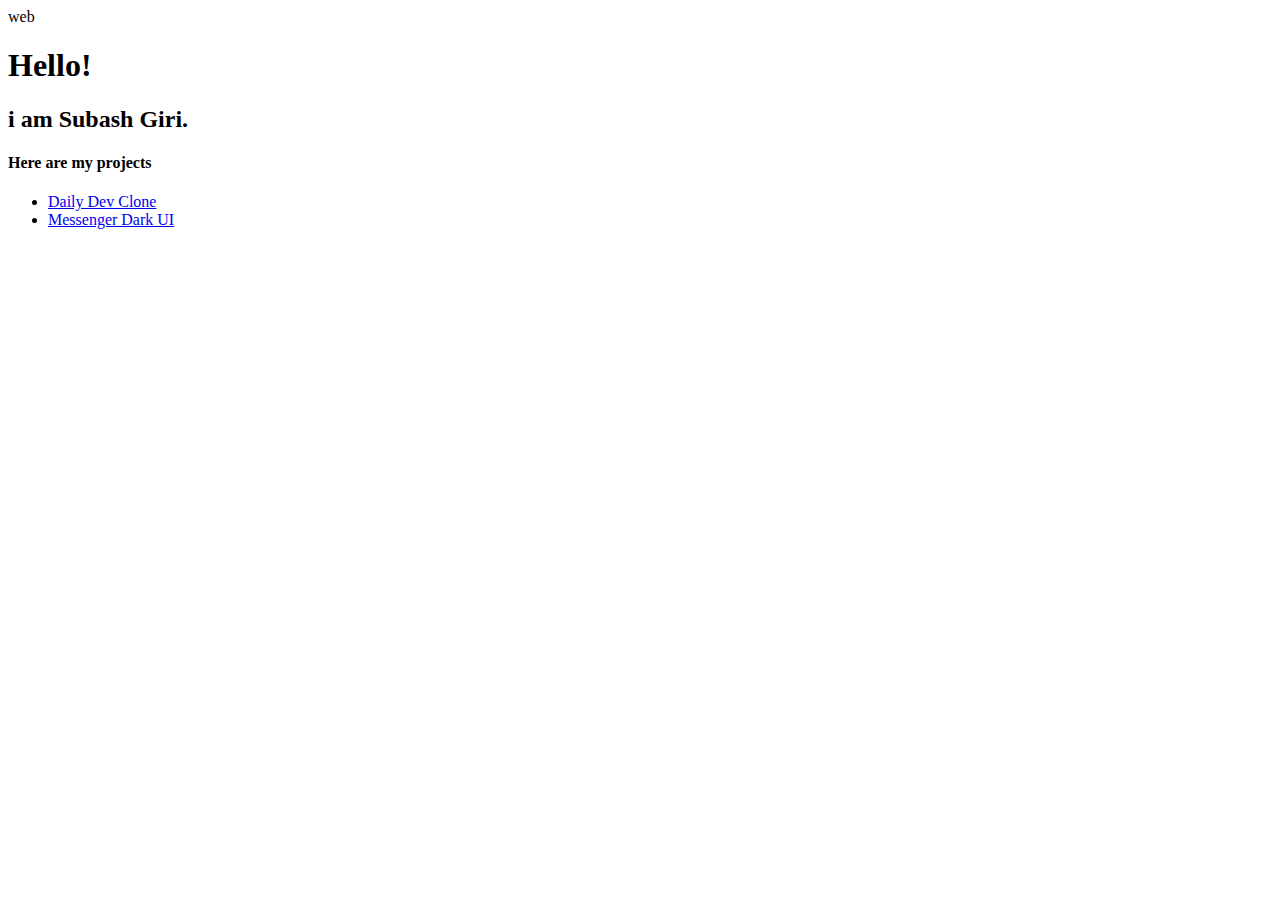
<file: index.html>
<html>
  <body>
    web <!DOCTYPE html>
    <html lang="en">
    <head>
      <meta charset="UTF-8">
      <meta http-equiv="X-UA-Compatible" content="IE=edge">
      <meta name="viewport" content="width=device-width, initial-scale=1.0">
      <title>Works</title>
    </head>
    <body>
      <h1>Hello!</h1>
      <h2>i am Subash Giri.</h2>
      <h4>Here are my projects</h4>
      <ul>
        <li>
          <a href="./projects/dailyDev-clone/index.html">Daily Dev Clone</a>
        </li>
        <li>
          <a href="./projects/messenger-dark/index.html">Messenger Dark UI</a>
        </li>
      </ul>
    </body>
    </html>
  </body>
</html>
</file>
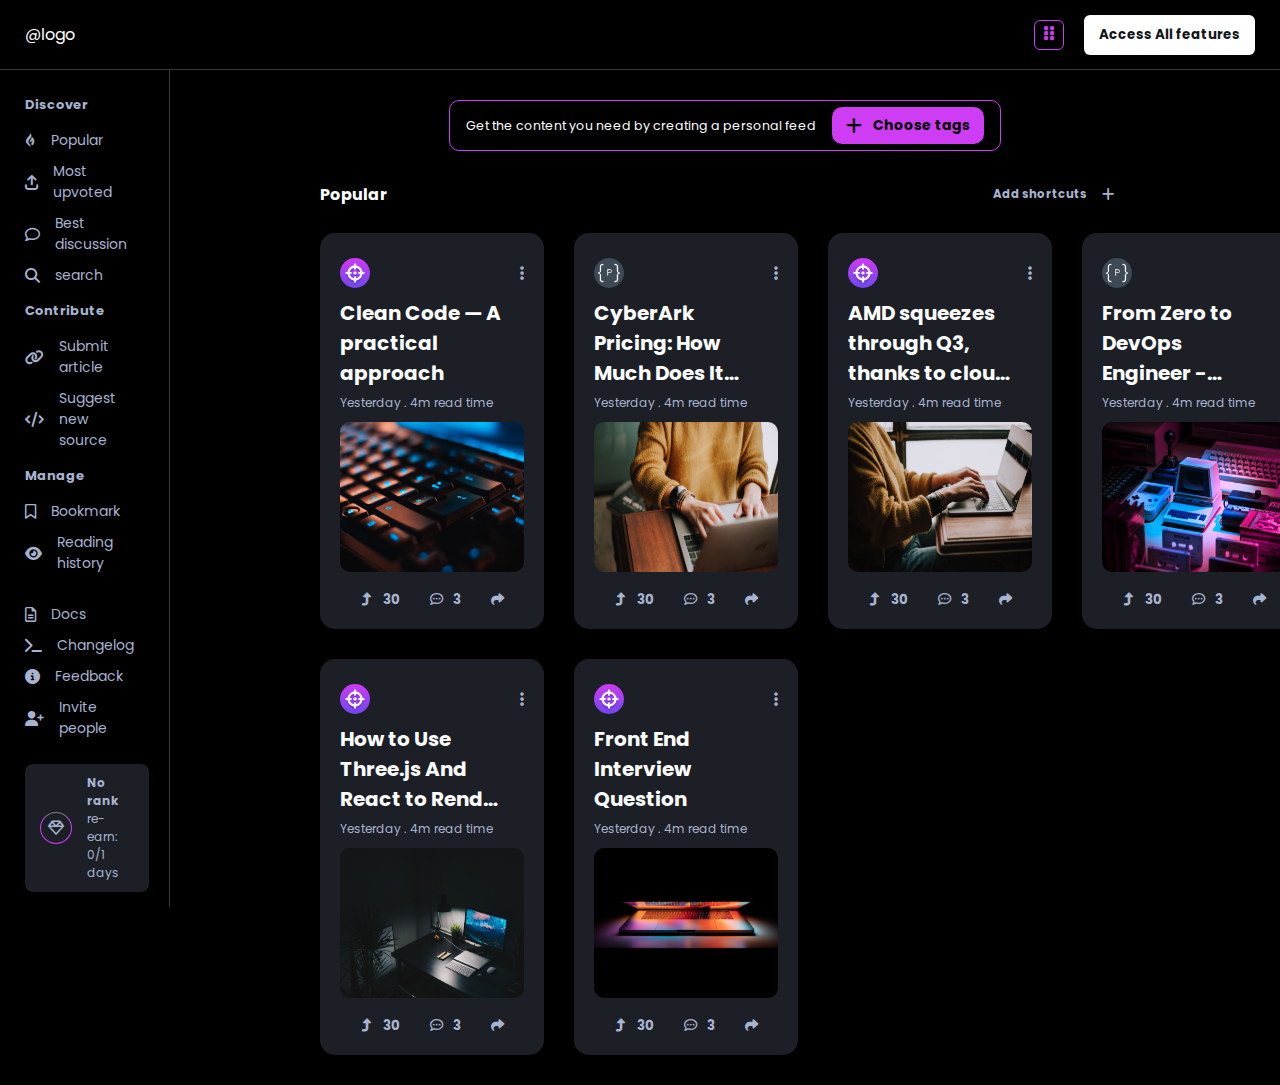
<file: dailyDev-clone/index.html>
<!DOCTYPE html>
<html lang="en">
  <head>
    <meta charset="UTF-8" />
    <meta http-equiv="X-UA-Compatible" content="IE=edge" />
    <meta name="viewport" content="width=device-width, initial-scale=1.0" />
    <title>Daily Dev</title>
    <link rel="stylesheet" href="./css/style.css" />
    <link
      rel="stylesheet"
      href="https://cdnjs.cloudflare.com/ajax/libs/font-awesome/6.2.0/css/all.min.css"
    />
  </head>
  <body>
    <header>
        <span>@logo</span>
        <div>
            <button class="outline">
                <i class="fa-solid fa-grip-vertical"></i>
            </button>
            <button class="contained">Access All features</button>
        </div>
    </header>
    <main>
      <aside>
        <ul>
            <h6>Discover</h6>
            <li><i class="fa-brands fa-gripfire"></i> <p>Popular</p></li>
            <li><i class="fa-solid fa-arrow-up-from-bracket"></i> <p>Most upvoted</p></li>
            <li><i class="fa-regular fa-comment"></i> <p>Best discussion</p></li>
            <li><i class="fa-solid fa-magnifying-glass"></i> <p>search</p></li>

            <h6>Contribute</h6>
            <li><i class="fa-solid fa-link"></i> <p>Submit article</p></li>
            <li><i class="fa-solid fa-code"></i> <p>Suggest new source</p></li>

            <h6>Manage</h6>
            <li><i class="fa-regular fa-bookmark"></i> <p>Bookmark</p></li>
            <li><i class="fa-solid fa-eye"></i> <p>Reading history</p></li>
        </ul>

        <ul>
            <li><i class="fa-regular fa-file-lines"></i> <p>Docs</p></li>
            <li><i class="fa-solid fa-terminal"></i> <p>Changelog</p></li>
            <li><i class="fa-solid fa-circle-info"></i> <p>Feedback</p></li>
            <li><i class="fa-solid fa-user-plus"></i> <p>Invite people</p></li>

            <button class="outline">
                <i class="fa-regular fa-gem"></i>
                <div>
                    <h4>No rank</h4>
                    <span>re-earn: 0/1 days</span>
                </div>
            </button>
        </ul>
      </aside>
      <section>
        <div class="top">
          <div>
            <p>Get the content you need by creating a personal feed</p>
            <button>
              <i class="fa-solid fa-plus"></i>
              <h6>Choose tags</h6>
            </button>
          </div>
        </div>

        <div class="header">
          <h4>Popular</h4>
          <button>
            <h5>Add shortcuts</h5>
            <i class="fa-solid fa-plus"></i>
          </button>
        </div>

        <div class="grid-wrapper">

          <div class="grid-item">
            <div class="top">
              <figure class="logo">
                <img src="./assets/community.webp" alt="">
              </figure>
              <i class="fa-solid fa-ellipsis-vertical"></i>
            </div>
            <h2 class="grid-title">Clean Code — A practical approach</h2>
            <span class="desc">Yesterday . 4m read time</span>
            <figure class="bgImg">
              <img src="./assets/bg/christian-wiediger-WkfDrhxDMC8-unsplash.jpg" alt="background img">
            </figure>
            <div class="grid-action">
              <button>
                <i class="fa-solid fa-turn-up"></i>
                <p>30</p>
              </button>
              <button>
                <i class="fa-regular fa-comment-dots"></i>
                <p>3</p>
              </button>
              <button>
                <i class="fa-solid fa-share"></i>
                <p></p>
              </button>
            </div>
          </div>

          <div class="grid-item">
            <div class="top">
              <figure class="logo">
                <img src="./assets/pointer.webp" alt="">
              </figure>
              <i class="fa-solid fa-ellipsis-vertical"></i>
            </div>
            <h2 class="grid-title">CyberArk Pricing: How Much Does It Cost and Is It Worth It?</h2>
            <span class="desc">Yesterday . 4m read time</span>
            <figure class="bgImg">
              <img src="./assets/bg/christin-hume-Hcfwew744z4-unsplash.jpg" alt="background img">
            </figure>
            <div class="grid-action">
              <button>
                <i class="fa-solid fa-turn-up"></i>
                <p>30</p>
              </button>
              <button>
                <i class="fa-regular fa-comment-dots"></i>
                <p>3</p>
              </button>
              <button>
                <i class="fa-solid fa-share"></i>
                <p></p>
              </button>
            </div>
          </div>

          <div class="grid-item">
            <div class="top">
              <figure class="logo">
                <img src="./assets/community.webp" alt="">
              </figure>
              <i class="fa-solid fa-ellipsis-vertical"></i>
            </div>
            <h2 class="grid-title">AMD squeezes through Q3, thanks to cloud and gaming</h2>
            <span class="desc">Yesterday . 4m read time</span>
            <figure class="bgImg">
              <img src="./assets/bg/christin-hume-mfB1B1s4sMc-unsplash.jpg" alt="background img">
            </figure>
            <div class="grid-action">
              <button>
                <i class="fa-solid fa-turn-up"></i>
                <p>30</p>
              </button>
              <button>
                <i class="fa-regular fa-comment-dots"></i>
                <p>3</p>
              </button>
              <button>
                <i class="fa-solid fa-share"></i>
                <p></p>
              </button>
            </div>
          </div>

          <div class="grid-item">
            <div class="top">
              <figure class="logo">
                <img src="./assets/pointer.webp" alt="">
              </figure>
              <i class="fa-solid fa-ellipsis-vertical"></i>
            </div>
            <h2 class="grid-title">From Zero to DevOps Engineer - DevOps Roadmap for YOUR specific background 🔥</h2>
            <span class="desc">Yesterday . 4m read time</span>
            <figure class="bgImg">
              <img src="./assets/bg/lorenzo-herrera-p0j-mE6mGo4-unsplash.jpg" alt="background img">
            </figure>
            <div class="grid-action">
              <button>
                <i class="fa-solid fa-turn-up"></i>
                <p>30</p>
              </button>
              <button>
                <i class="fa-regular fa-comment-dots"></i>
                <p>3</p>
              </button>
              <button>
                <i class="fa-solid fa-share"></i>
                <p></p>
              </button>
            </div>
          </div>

          <div class="grid-item">
            <div class="top">
              <figure class="logo">
                <img src="./assets/community.webp" alt="">
              </figure>
              <i class="fa-solid fa-ellipsis-vertical"></i>
            </div>
            <h2 class="grid-title">How to Use Three.js And React to Render a 3D Model of Your Self</h2>
            <span class="desc">Yesterday . 4m read time</span>
            <figure class="bgImg">
              <img src="./assets/bg/nikita-kachanovsky-OVbeSXRk_9E-unsplash.jpg" alt="background img">
            </figure>
            <div class="grid-action">
              <button>
                <i class="fa-solid fa-turn-up"></i>
                <p>30</p>
              </button>
              <button>
                <i class="fa-regular fa-comment-dots"></i>
                <p>3</p>
              </button>
              <button>
                <i class="fa-solid fa-share"></i>
                <p></p>
              </button>
            </div>
          </div>

          <div class="grid-item">
            <div class="top">
              <figure class="logo">
                <img src="./assets/community.webp" alt="">
              </figure>
              <i class="fa-solid fa-ellipsis-vertical"></i>
            </div>
            <h2 class="grid-title">Front End Interview Question</h2>
            <span class="desc">Yesterday . 4m read time</span>
            <figure class="bgImg">
              <img src="./assets/bg/tianyi-ma-WiONHd_zYI4-unsplash.jpg" alt="background img">
            </figure>
            <div class="grid-action">
              <button>
                <i class="fa-solid fa-turn-up"></i>
                <p>30</p>
              </button>
              <button>
                <i class="fa-regular fa-comment-dots"></i>
                <p>3</p>
              </button>
              <button>
                <i class="fa-solid fa-share"></i>
                <p></p>
              </button>
            </div>
          </div>
        </div>
    </section>
    </main>
  </body>
</html>
</file>
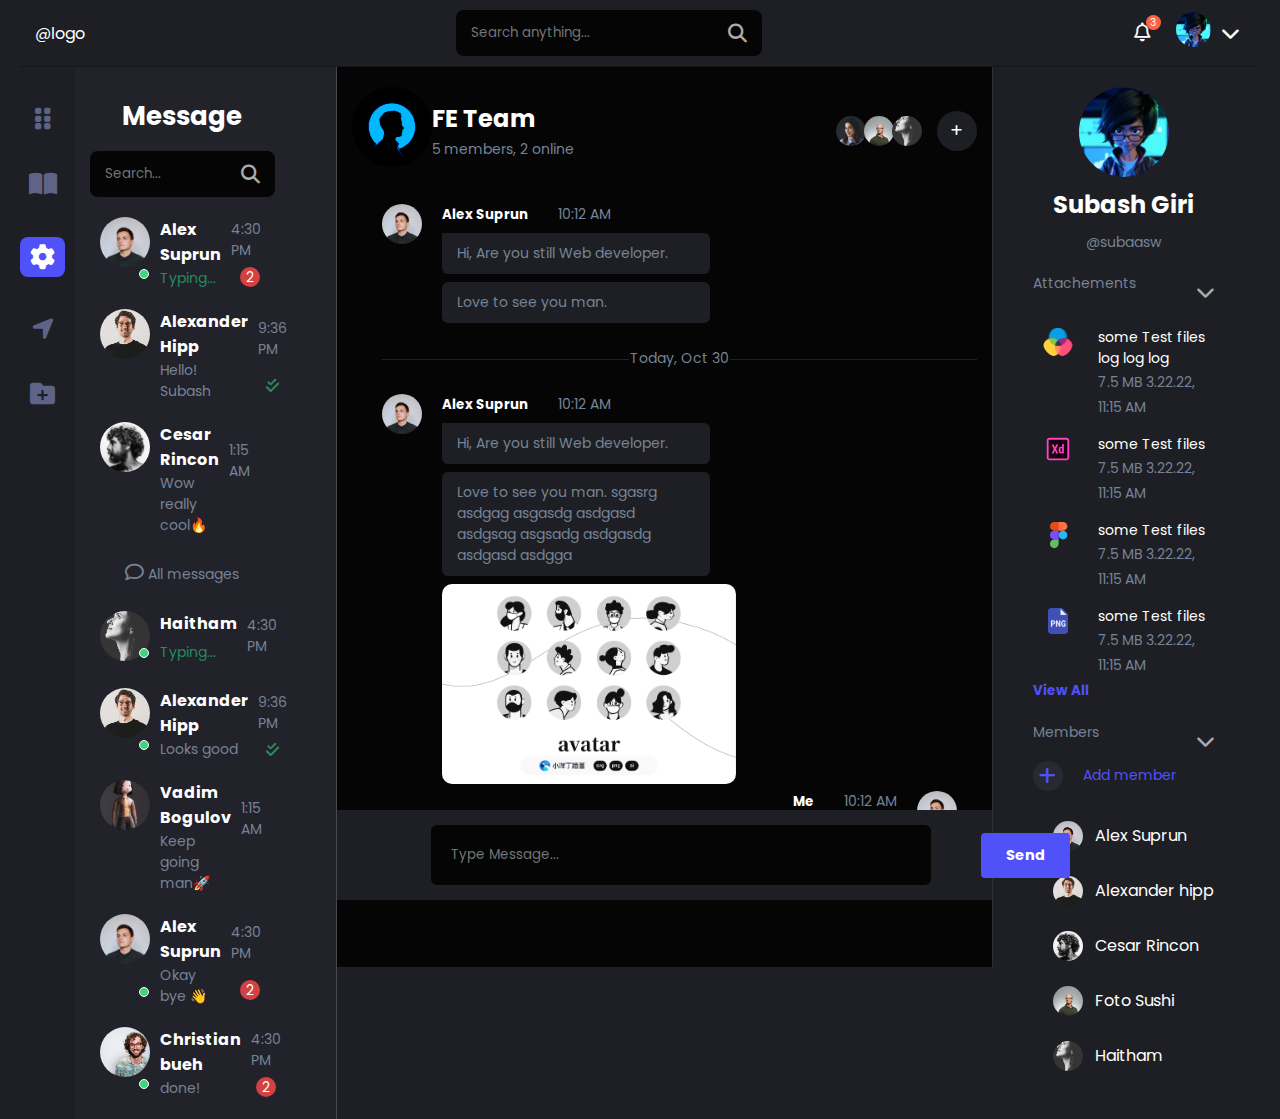
<file: messenger-dark/index.html>
<!DOCTYPE html>
<html lang="en">

<head>
    <meta charset="UTF-8">
    <meta http-equiv="X-UA-Compatible" content="IE=edge">
    <meta name="viewport" content="width=device-width, initial-scale=1.0">
    <title>Messenger</title>
    <link rel="stylesheet" href="css/style.css">
    <link rel="stylesheet" href="https://cdnjs.cloudflare.com/ajax/libs/font-awesome/6.2.0/css/all.min.css">

</head>

<body>
    <!-- app bar section -->
    <header>
        <figure>
            <!-- <img src="" alt=""> -->
            @logo
        </figure>
        <form class="search-input">
            <input type="text" name="search" id="search" placeholder="Search anything...">
            <i class="fa-solid fa-magnifying-glass"></i>
        </form>

        <div class="header-right">
            <div>
                <i class="fa-regular fa-bell"></i>
                <span>3</span>
            </div>
            <figure>
                <img height="35px" src="./assets/profile_avatar.jpg" allt="user logo" />
            </figure>
            <i class="fa-solid fa-chevron-down"></i>
        </div>
        
    </header>
    <main>
    <!-- drawer section -->
    <aside>
        <i class="fa-solid fa-grip-vertical"></i>
        <i class="fa-solid fa-book-open"></i>
        <i class="fa-solid fa-gear"></i>
        <i class="fa-solid fa-location-arrow"></i>
        <i class="fa-solid fa-folder-plus"></i>
    </aside>

    <section style="text-align: center;" class="chat-list">
        <h1>Message</h1>
        <form class="search-input">
            <input type="text" name="search" id="search" placeholder="Search...">
            <i class="fa-solid fa-magnifying-glass"></i>
        </form>
        <div class="chats">
            <div class="chat-item">
                <figure>
                    <img src="./assets/users/alex-suprun-ZHvM3XIOHoE-unsplash.jpg" alt="alex-suprun">
                    <span class="status"></span>
                </figure>
                <div class="chat-text">
                    <h4>Alex Suprun</h4>
                    <p class="msg typing">Typing...</p>
                </div>
                <div class="chat-last">
                    <p>4:30 PM</p>
                    <span>2</span>
                </div>
            </div>

            <div class="chat-item">
                <figure>
                    <img src="./assets/users/alexander-hipp-iEEBWgY_6lA-unsplash.jpg" alt="alexander-hipp">
                    <span class=""></span>
                </figure>
                <div class="chat-text">
                    <h4>Alexander Hipp</h4>
                    <p class="msg">Hello! Subash</p>
                </div>
                <div class="chat-last">
                    <p>9:36 PM</p>
                    <i class="fa-solid fa-check-double"></i>
                </div>
            </div>

            <div class="chat-item">
                <figure>
                    <img src="./assets/users/cesar-rincon-XHVpWcr5grQ-unsplash.jpg" alt="cesar-rincon">
                    <span class=""></span>
                </figure>
                <div class="chat-text">
                    <h4>Cesar Rincon</h4>
                    <p class="msg done">Wow really cool🔥</p>
                </div>
                <div class="chat-last">
                    <p>1:15 AM</p>
                    <p></p>
                </div>
            </div>
        </div>
        <div style="margin: 25px 0;width: 80%;">
            <span><i class="fa-regular fa-comment"></i> All messages</span>
        </div>
        
        <div class="chats">
            <div class="chat-item">
                <figure>
                    <img src="./assets/users/haitham-PY2lJbqsJzU-unsplash.jpg" alt="alex-suprun">
                    <span class="status"></span>
                </figure>
                <div class="chat-text">
                    <h4>Haitham</h4>
                    <p class="msg typing">Typing...</p>
                </div>
                <div class="chat-last">
                    <p>4:30 PM</p>
                    <p></p>
                </div>
            </div>

            <div class="chat-item">
                <figure>
                    <img src="./assets/users/alexander-hipp-iEEBWgY_6lA-unsplash.jpg" alt="alexander-hipp">
                    <span class="status"></span>
                </figure>
                <div class="chat-text">
                    <h4>Alexander Hipp</h4>
                    <p class="msg">Looks good</p>
                </div>
                <div class="chat-last">
                    <p>9:36 PM</p>
                    <i class="fa-solid fa-check-double"></i>
                </div>
            </div>

            <div class="chat-item">
                <figure>
                    <img src="./assets/users/vadim-bogulov-rdHrrFA1KKg-unsplash.jpg" alt="cesar-rincon">
                    <span class=""></span>
                </figure>
                <div class="chat-text">
                    <h4>Vadim Bogulov</h4>
                    <p class="msg done">Keep going man🚀</p>
                </div>
                <div class="chat-last">
                    <p>1:15 AM</p>
                    <p></p>
                </div>
            </div>
            <div class="chat-item">
                <figure>
                    <img src="./assets/users/alex-suprun-ZHvM3XIOHoE-unsplash.jpg" alt="alex-suprun">
                    <span class="status"></span>
                </figure>
                <div class="chat-text">
                    <h4>Alex Suprun</h4>
                    <p class="msg">Okay bye 👋</p>
                </div>
                <div class="chat-last">
                    <p>4:30 PM</p>
                    <span>2</span>
                </div>
            </div>
            <div class="chat-item">
                <figure>
                    <img src="./assets/users/christian-buehner-DItYlc26zVI-unsplash.jpg" alt="alex-suprun">
                    <span class="status"></span>
                </figure>
                <div class="chat-text">
                    <h4>Christian bueh</h4>
                    <p class="msg ">done!</p>
                </div>
                <div class="chat-last">
                    <p>4:30 PM</p>
                    <span>2</span>
                </div>
            </div>
        </div>
    </section>
    <section class="chat-message">
        <div class="header">
            <div class="profile">
                <figure>
                    <img src="./assets/chat-user.jpg" alt="alex-suprun">
                </figure>
                <div class="desc">
                    <h2>FE Team</h2>
                    <span>5 members, 2 online</span>
                </div>
            </div>
           <div class="last-section">
            <div class="members">
                <figure>
                    <img src="./assets/users/sigmund-jzz_3jWMzHA-unsplash.jpg" alt="alex-suprun">
                </figure>
                <figure>
                    <img src="./assets/users/foto-sushi-6anudmpILw4-unsplash.jpg" alt="alex-suprun">
                </figure>
                <figure>
                    <img src="./assets/users/haitham-PY2lJbqsJzU-unsplash.jpg" alt="alex-suprun">
                </figure>
            </div>
            <button class="iconButton">
                <i class="fa-solid fa-plus"></i>
            </button>
           </div>
        </div>
        <div class="messaging">
            <div class="msg-item">
                <figure>
                    <img src="./assets/users/alex-suprun-ZHvM3XIOHoE-unsplash.jpg" alt="alex-suprun">
                </figure>
                <div class="user">
                    <div class="heading">
                        <h5>Alex Suprun</h5>
                        <span>10:12 AM</span>
                    </div>
                    <div class="msg-box">
                        <p>Hi, Are you still Web developer.</p>
                    </div>
                    <div class="msg-box">
                        <p>Love to see you man.</p>
                    </div>
                </div>
                
            </div>
           <span class="border">Today, Oct 30</span>
           <div class="msg-item">
            <figure>
                <img src="./assets/users/alex-suprun-ZHvM3XIOHoE-unsplash.jpg" alt="alex-suprun">
            </figure>
            <div class="user">
                <div class="heading">
                    <h5>Alex Suprun</h5>
                    <span>10:12 AM</span>
                </div>
                <div class="msg-box">
                    <p>Hi, Are you still Web developer.</p>
                </div>
                <div class="msg-box">
                    <p>Love to see you man. sgasrg asdgag asgasdg asdgasd asdgsag asgsadg asdgasdg asdgasd asdgga</p>
                </div>
                <figure>
                    <img src="./assets/template.png" alt="">
                </figure>
            </div>
            </div>
            <div class="msg-item reverse">
                <figure>
                    <img src="./assets/users/alex-suprun-ZHvM3XIOHoE-unsplash.jpg" alt="alex-suprun">
                </figure>
                <div class="user">
                    <div class="heading">
                        <h5>Me</h5>
                        <span>10:12 AM</span>
                    </div>
                    <div class="msg-box">
                        <p>Hi, Are you still Web developer.</p>
                    </div>
                </div>
                </div>
        
        </div>
        </div>
        <div class="footer">
            <form class="type-msg">
                <input type="text" name="search" id="search" placeholder="Type Message...">
            </form>
            <button>Send</button>
        </div>
    </section>
    <section class="info">
       <figure>
        <img src="./assets/profile_avatar.jpg" alt="">
        <h2>Subash Giri</h2>
        <p>@subaasw</p>
       </figure>
       <div class="accrodian">
            <p>Attachements</p>
            <i class="fa-solid fa-chevron-down"></i>
        </div>
        <ul>
            <li>
                <figure>
                    <img src="./assets/logos/colour.png" alt="">
                </figure>
                <div>
                    <p>some Test files log log log</p>
                    <span>7.5 MB 3.22.22, 11:15 AM</span>
                </div>
            </li>
            <li>
                <figure>
                    <img src="./assets/logos/icons8-adobe-xd.svg" alt="">
                </figure>
                <div>
                    <p>some Test files</p>
                    <span>7.5 MB 3.22.22, 11:15 AM</span>
                </div>
            </li>
            <li>
                <figure>
                    <img src="./assets/logos/icons8-figma.svg" alt="">
                </figure>
                <div>
                    <p>some Test files</p>
                    <span>7.5 MB 3.22.22, 11:15 AM</span>
                </div>
            </li>
            <li>
                <figure>
                    <img src="./assets/logos/icons8-png-48.png" alt="">
                </figure>
                <div>
                    <p>some Test files</p>
                    <span>7.5 MB 3.22.22, 11:15 AM</span>
                </div>
            </li>
        </ul>
        <button class="textBtn">View All</button>

        <div class="accrodian">
            <p>Members</p>
            <i class="fa-solid fa-chevron-down"></i>
        </div>

        <button class="textIconButton">
            <i class="fa-solid fa-plus"></i>
            <p>Add member</p>
        </button>

        <ul class="userList">
            <li>
                <figure>
                    <img src="./assets/users/alex-suprun-ZHvM3XIOHoE-unsplash.jpg" alt="">
                    <figcaption>Alex Suprun</figcaption>
                </figure>
            </li>
            <li>
                <figure>
                    <img src="./assets/users/alexander-hipp-iEEBWgY_6lA-unsplash.jpg" alt="">
                    <figcaption>Alexander hipp</figcaption>
                </figure>
            </li>
            <li>
                <figure>
                    <img src="./assets/users/cesar-rincon-XHVpWcr5grQ-unsplash.jpg" alt="">
                    <figcaption>Cesar Rincon</figcaption>
                </figure>
            </li>
            <li>
                <figure>
                    <img src="./assets/users/foto-sushi-6anudmpILw4-unsplash.jpg" alt="">
                    <figcaption>Foto Sushi</figcaption>
                </figure>
            </li>
            <li>
                <figure>
                    <img src="./assets/users/haitham-PY2lJbqsJzU-unsplash.jpg" alt="">
                    <figcaption>Haitham </figcaption>
                </figure>
            </li>
        </ul>
    </section>
</main>
    <!-- <i class="fa-solid fa-house"></i> -->
    <!-- body  -->
    <script src="./js/index.js"></script>
</body>

</html>
</file>
<file: dailyDev-clone/css/style.css>
@import url('https://fonts.googleapis.com/css2?family=Poppins:wght@300;400;500;600&display=swap');

/* pinky pinky -> #ce3df3 */
/* box items -> #1c1f26 -> outlined button bgcolor also */

/* green hover -> #39e58c */

/* text inactive color -> #a8b3cf */

/* list active -> #2d323c */

/* button text color -> #12161b */

/* pink button hover color -> #c029f03d */


/* green button hover -> #1ddc6f3d */


* {
    margin: 0;
    padding: 0;
    box-sizing: border-box;
    font-family: 'Poppins', sans-serif;

}

html {
    scroll-behavior: smooth;
}

body {
    background: #000;
    color: #fff;
    overflow: auto;
}

header {
    display: flex;
    align-items: center;
    justify-content: space-between;
    height: 70px;
    position: relative;
    border-bottom: 1px solid rgba(128, 128, 128, 0.453);
    padding: 0 25px;
}

header div {
    display: flex;
    align-items: center;
    column-gap: 20px;
}

header div .outline {
    background-color: transparent;
    border: 1px solid #ce3df3;
    width: 30px;
    height: 30px;
    border-radius: 6px;
}

header div .outline>i {
    color: #ce3df3;
    font-size: 16px;
    text-align: center;
}

header div .contained {
    background: #fff;
    border: none;
    border-radius: 6px;
    padding: 10px 15px;
    color: #12161b;
    font-weight: bold;
}


main {
    display: grid;
    grid-template-columns: 0.58fr 4fr;
}

aside {
    display: flex;
    align-items: flex-start;
    height: 93vh;
    flex-direction: column;
    justify-content: space-between;
    padding-left: 25px;
    position: sticky;
    padding-top: 15px;
    border-right: 1px solid rgba(128, 128, 128, 0.453);
    padding-bottom: 15px;
    padding-right: 20px;
}

ul {
    list-style: none;
}

ul>li {
    display: grid;
    grid-template-columns: auto auto;
    place-content: start;
    place-items: center;
    gap: 15px;
    padding: 5px 0;
    color: #a8b3cf;
    font-size: 14px;
    margin-left: -25px;
    padding-left: 25px;
    padding-right: 15px;
}

ul>li>i {
    font-size: 15px;
}

ul>h6 {
    font-size: 13px;
    color: #a8b3cf;
    margin: 10px 0;
}

ul>li:hover,
ul>li:active,
ul>li:focus {
    background-color: #2d323c;
    color: #fff;
    border-radius: 6px;
    cursor: pointer;
}

aside button.outline {
    background-color: #1c1f26;
    border: none;
    color: #a8b3cf;
    width: 100%;
    display: flex;
    align-items: center;
    column-gap: 15px;
    padding: 10px 15px;
    padding-right: 30px;
    border-radius: 8px;
    margin-top: 20px;
    font-size: 12px;
}

aside button.outline i {
    border: 1px solid gray;
    border-radius: 50%;
    padding: 7px;
    font-size: 16px;
    border-color: #ce3df3;
    border-top-color: gray;
}

aside button.outline div {
    text-align: left;
}

section {
    padding: 30px 150px;
    overflow: auto;
}

section .top {
    width: 100%;
    display: grid;
    place-items: center;
}

section .top div {
    display: flex;
    align-items: center;
    column-gap: 1rem;
    border: 1px solid #ce3df3;
    padding: 6px 16px;
    border-radius: 10px;
    font-size: 12.5px;
}

section .top div button {
    border: none;
    display: flex;
    align-items: center;
    column-gap: 10px;
    padding: 8px 14px;
    font-size: 18px !important;
    border-radius: 10px;
    background: #ce3df3;
}

section .top div button h6 {
    font-size: 14px;
}

section .header {
    display: flex;
    align-items: center;
    justify-content: space-between;
    margin-top: 25px;
    margin-bottom: 20px;
}

section .header button {
    display: flex;
    padding: 10px 15px;
    align-items: center;
    column-gap: 15px;
    background-color: transparent;
    border: none;
    color: #a8b3cf;
    font-size: 14px;
    border-radius: 8px;
}

section .header button:hover {
    background-color: #2d323c;
    color: #fff;
}

section .grid-wrapper {
    display: grid;
    grid-template-columns: 1fr 1fr 1fr 1fr;
    gap: 30px;
}

section .grid-wrapper>.grid-item {
    background-color: #1c1f26;
    padding: 25px 20px 10px 20px;
    border-radius: 15px;
    position: relative;
    display: flex;
    flex-direction: column;
    justify-content: space-between;
}

section .grid-wrapper>.grid-item .top {
    display: flex;
    align-items: center;
    justify-content: space-between;
    margin-bottom: 10px;
    color: #a8b3cf;
}

.logo,
.logo img {
    border-radius: 50%;
    height: 30px;
}

.grid-title {
    font-size: 20px;
    display: -webkit-box;
    -webkit-line-clamp: 3;
    -webkit-box-orient: vertical;
    overflow: hidden;
    text-overflow: ellipsis;
    width: 90%;
    margin-bottom: 6px;
}

section .grid-wrapper>.grid-item .desc {
    font-size: 12px;
    color: #a8b3cf;
}

section .grid-wrapper>.grid-item .bgImg {
    height: 150px;
    margin-top: 10px;
}

.bgImg img {
    height: 100%;
    width: 100%;
    border-radius: 10px;
}

section .grid-wrapper>.grid-item .grid-action {
    display: flex;
    justify-content: space-between;
    margin-top: 8px;
}

section .grid-wrapper>.grid-item .grid-action button {
    display: flex;
    align-items: center;
    padding: 3px 10px;
    border-radius: 10px;
    border: none;
    background: transparent;
    color: #a8b3cf;
    font-weight: bold;
}

section .grid-wrapper>.grid-item .grid-action button:hover i {
    color: #39e58c;
    background-color: #1ddc6f3d;
}
section .grid-wrapper>.grid-item .grid-action button:hover p{
    color: #39e58c;
}

section .grid-wrapper>.grid-item .grid-action button:hover:last-child i {
    color: #ce3df3 !important;
    background-color: #c029f03d !important;
}

section .grid-wrapper>.grid-item .grid-action button i {
    display: grid;
    place-items: center;
    height: 25px;
    width: 25px;
    border-radius: 8px;
    margin: 4px;
}

@media only screen and (max-width:960px) {
    main {
        grid-template-columns: 0.59fr 2fr !important;
    }
    .grid-wrapper{
        grid-template-columns: 1fr 1fr !important;
    }
    aside{
        padding-right: 0
    }
    ul>li{
        padding-right: 10px;
    }
}
</file>
<file: messenger-dark/css/style.css>
@import url('https://fonts.googleapis.com/css2?family=Poppins:wght@300;400;500;600&display=swap');

/* search box dark - > #050505 */
/* txt color inside search -> #aaabad */
/* txt message color -> #768396 */
/* msg center box color - > #141517 */


/* chat list - > #22222a */

/* active status - > #40d47e */
* {
    margin: 0;
    padding: 0;
    box-sizing: border-box;
    font-family: 'Poppins', sans-serif;
    --color-primary: #1A1D1F;
}

i {
    font-size: 1.18rem !important;
}

p,
span {
    color: #768396;
    font-size: 14px;
}

body {
    background-color: #1e1f24;
    color: #fff;
    padding-left: 20px;
    padding-right: 25px;
    overflow: hidden;
}

header {
    padding: 10px 15px;
    display: flex;
    align-items: center;
    justify-content: space-between;
    border-bottom: 1px solid #05050559;
}

.search-input {
    padding: 0 15px;
    display: flex;
    align-items: center;
    height: 2.88rem;
    border-radius: 8px;
}

.search-input,
input {
    background: #050505;
    border: none;
    color: #aaabad;
}

.search-input input:hover,
input:focus {
    outline: none;
}

.header-right {
    display: flex;
    align-items: center;
    column-gap: 1.6rem;
}

.header-right div {
    position: relative;
    display: inline-block;
}

.header-right div span {
    position: absolute;
    top: -6px;
    right: -10px;
    text-align: center;
    font-size: 0.65em;
    color: #fff;
    border-radius: 50%;
    height: 15px;
    width: 15px;
    background-color: tomato;
}

.header-right figure {
    margin-right: -1rem;
}

.header-right figure img {
    border-radius: 50%;
    margin: auto;
}

/* side bar */
aside {
    height: 100vh;
    /* background-color: #ff000045; */
    display: flex;
    flex-direction: column;
    align-items: center;
    row-gap: 40px;
    padding-right: 10px;
    padding-top: 40px;
}

aside i {
    color: #5f6388;
    font-size: 25px !important;
}

aside i:nth-child(3) {
    display: grid;
    place-items: center;
    color: #fff;
    width: 45px;
    height: 40px;
    background-color: #5051f9;
    border-radius: 8px;
}

main {
    display: grid;
    grid-template-columns: 0.15fr 0.8fr 2fr 0.8fr;
}

main section:nth-child(3) {
    background-color: #050505;
}

section {
    padding: 20px 15px;
    border-right: 1px solid rgba(255, 255, 255, 0.167);
}
section:last-child{
    border-right: none !important;
}

/* chat list */
.chat-list {
    background-color: #22222a;
    padding-top: 30px;
}

h1 {
    width: 80%;
    margin-bottom: 15px;
    font-size: 26px;
}

.chat-list form {
    width: 80%;
}

.chat-list input {
    width: 90%;
}

.chats {
    padding: 0 10px;
    margin-top: 20px;
    display: flex;
    flex-direction: column;
    width: 90%;
    row-gap: 20px;
    text-align: left;
}

.chats .chat-item {
    width: 90%;
    display: grid;
    grid-template-columns: 0.3fr 2fr auto;
    column-gap: 10px;
}

.chats .chat-item figure img {
    height: 50px;
    width: 50px;
    border-radius: 50%;
    object-fit: cover;
}

.chats .chat-item figure {
    position: relative;
}

.chats .chat-item figure .status {
    position: absolute;
    width: 10px;
    border: 1px solid #fff;
    border-radius: 50%;
    height: 10px;
    bottom: 1px;
    background-color: #40d47e;
    right: 1px;
    bottom: 10px;
}

.chats .chat-item .chat-text h4 {
    text-overflow: ellipsis;
    word-break: keep-all;
}

.chats .chat-item .chat-text p.typing {
    color: #268b5f;
}

.chat-item .chat-last,
.chat-item .chat-text {
    display: grid;
    row-gap: 1px;
    text-overflow: ellipsis;
}

.chat-item .chat-last {
    place-items: center;
}

.chat-item .chat-last span {
    float: right;
    display: block;
    height: 20px;
    width: 20px;
    background-color: #d34141;
    border-radius: 50%;
    text-align: center;
    color: #fff;
}

.chat-item .chat-last i {
    color: #268b5f;
    font-size: 15px !important;
}

.chat-message {
    /* overflow: auto; */
    width: 100%;
    height: 100vh !important;
}

.chat-message .header {
    display: flex;
    align-items: center;
    justify-content: space-between;
}

.header .profile {
    display: flex;
    align-items: center;
}

.header .profile figure img {
    height: 80px;
    width: 80px;
    border-radius: 50%;
    object-fit: cover;
}

.members {
    display: flex;
    align-items: flex-start;
}

.members>figure {
    margin-left: -2px;
    height: 30px;
    width: 30px;
}

.members figure img {
    height: 30px;
    width: 30px;
    border-radius: 50%;
    object-fit: cover;
}

.last-section {
    display: flex;
    align-items: center;
    column-gap: 15px;
}

.iconButton {
    height: 40px;
    width: 40px;
    border-radius: 50%;
    border: none;
    text-align: center;
    background-color: #1e1f24;
    padding: 0 !important;
    color: #fff;
}

.iconButton i {
    font-size: 12.5px !important;
}

.messaging {
    padding-top: 30px;
    padding-left: 30px;
    position: relative;
    overflow-y: auto;
}

.messaging figure:first-child img {
    height: 40px;
    border-radius: 50%;
}

.user {
    display: flex;
    flex-direction: column;
    row-gap: 8px;
    width: 45%;
}

.user .heading {
    display: flex;
    align-items: center;
    column-gap: 30px;
}

.msg-item {
    display: flex;
    column-gap: 20px;
}

.user .msg-box {
    background-color: #1e1f24;
    border-radius: 6px;
    padding: 10px 15px;

}

.user div:nth-child(2) {
    border-top-left-radius: 0;
}

.border {
    display: block;
    text-align: center;
    margin: 25px 0;
    position: relative;
}

.border::after,
.border::before {
    content: '';
    position: absolute;
    height: 0.5px;
    background-color: #212129;
    width: 41.5%;
    margin-bottom: 10px;
}


.border::after {
    left: 0;
    bottom: 0;
}

.border::before {
    right: 0;
    bottom: 0;

}

.msg-item .user figure img {
    border-radius: 10px;
    height: 200px;
}


/* .reverse .user{
    width: 400px !important;
    float: left;
}
.reverse .user .heading {
    flex-direction: row-reverse;
} */

.reverse{
    float: right;
    flex-direction: row-reverse;
    width: 100% !important;
    margin-right: 20px !important;
}
.reverse .user {
    align-items: end;
}

.reverse .msg-box {
    background-color: #5051f9;
    max-width: fit-content !important;
}

.reverse .msg-box p {
    color: #fff !important;
    /* text-align: justify; */
}

.reverse .user div:nth-child(2) {
    border-top-left-radius: 6px;
    border-top-right-radius: 0;
}

.footer {
    position: sticky;
    bottom: 0px;
    height: 90px;
    margin-top: 80px;
    margin-left: -15px !important;
    margin-right: -15px !important;
    background-color: #1e1f24 !important;
    column-gap: 50px;
    display: flex;
    align-items: center;
    padding: 0 15%;

}

.footer .type-msg input{
    height: 60px !important;
    border-radius: 6px;
    padding: 0 20px;
    width: 500px;
}
.footer button{
    background-color: #5051f9;
    border: none;
    height: 45px;
    border-radius: 4px;
    padding: 0 25px;
    font-size: 14.5px;
    font-weight: bold;
    color: #fff;
}

/* info */

.info{
    padding: 20px 40px;
}

.info figure{
display: flex;
flex-direction: column;
align-items: center;
}

.info figure h2, .info figure p{
    margin-top: 10px;
}

.info figure img{
    width: 90px;
    border-radius: 50%;
    object-fit: cover;
}

.accrodian{
    margin-top: 20px;
    display: flex;
    justify-content: space-between;
}
.accrodian i{
    color: #aaabad !important;
    font-size: 13px;
    margin-top: 10px;
    margin-bottom: 10px;
}

ul {
    list-style: none;
    float: left;
    width: 100%;
    padding-left: 10px;
}
ul > li{
    margin-top: 15px;
    display: flex;
    column-gap: 25px;
}
li p{
    color: #fff;
}

ul li figure img{
    height: 30px !important;
    width: 30px !important;
}

.textBtn{
    background-color: transparent;
    color: #5051f9;
    border: none;
    font-weight: bold;
    size: 16px;
}

.textIconButton{
    display: flex;
    background-color: transparent;
    color: #5051f9 !important;
    border: none;
    align-items: center;
    column-gap: 20px;
    margin-bottom: 15px;
}
.textIconButton i{
    height: 30px;
    width: 30px;
    background-color: #292933;
    display: grid;
    place-items: center;
    border-radius: 50%;
    font-size: 13px;
}
.textIconButton p{
    color: #5051f9;
}

ul.userList{
    display: flex;
    flex-direction: column;
    row-gap: 10px !important;
    padding-left: 20px;
}

ul.userList li figure{
    display: flex;
    flex-direction: row !important;
    column-gap: 12px;
}
</file>
